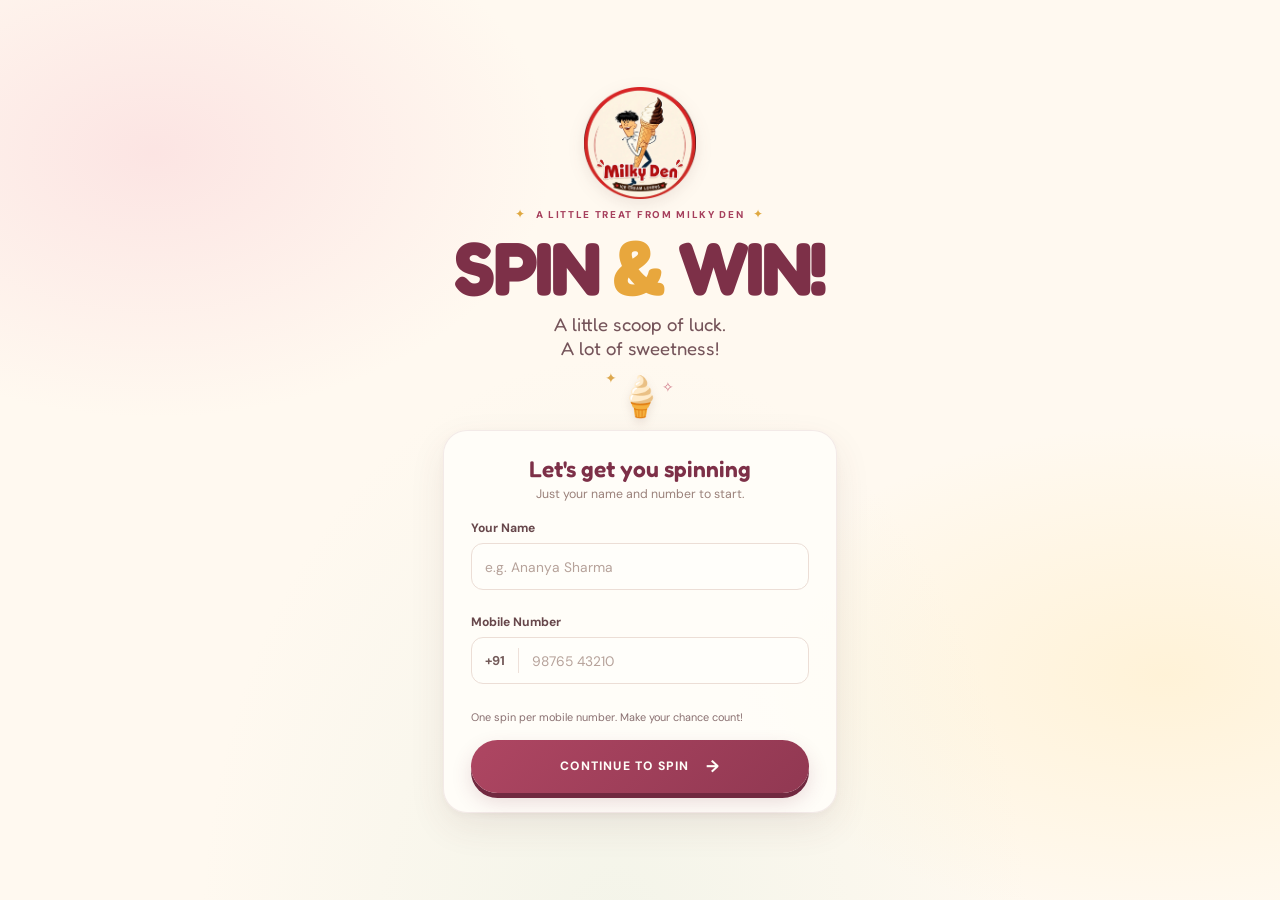
<file: index.html>
<!doctype html>
<html lang="en">
  <head>
    <meta charset="UTF-8">
    <meta name="viewport" content="width=device-width, initial-scale=1">
    <meta name="theme-color" content="#fff9f0">
    <meta name="description" content="Spin the wheel and win exciting treats and discounts at Milky Den!">
    <link rel="canonical" href="https://devbhati908-cloud.github.io/milkydenspiningwheel/">
    <meta property="og:type" content="website">
    <meta property="og:title" content="Milky Den Spin &amp; Win">
    <meta property="og:description" content="Spin the wheel and win exciting treats and discounts at Milky Den!">
    <meta property="og:url" content="https://devbhati908-cloud.github.io/milkydenspiningwheel/">
    <meta property="og:image" content="https://devbhati908-cloud.github.io/milkydenspiningwheel/assets/logo.png">
    <meta property="og:image:alt" content="Milky Den">
    <meta name="twitter:card" content="summary_large_image">
    <meta name="twitter:title" content="Milky Den Spin &amp; Win">
    <meta name="twitter:description" content="Spin the wheel and win exciting treats and discounts at Milky Den!">
    <meta name="twitter:image" content="https://devbhati908-cloud.github.io/milkydenspiningwheel/assets/logo.png">
    <meta name="twitter:image:alt" content="Milky Den">
    <title>Milky Den Spin &amp; Win</title>
    <link rel="preconnect" href="https://fonts.googleapis.com">
    <link rel="preconnect" href="https://fonts.gstatic.com" crossorigin>
    <link
      href="https://fonts.googleapis.com/css2?family=DM+Sans:wght@400;500;600;700;800&family=Fredoka:wght@400;500;600;700&display=swap"
      rel="stylesheet"
    >
    <link rel="stylesheet" href="style.css?v=7">
    <script src="./assets/supabase-config.js"></script>
    <script src="script.js?v=7" defer></script>
  </head>
  <body>
    <main class="app-shell">
      <section class="screen registration-screen is-active" id="registrationScreen" aria-labelledby="registrationTitle">
        <img class="brand-logo registration-logo" src="./assets/logo.png" alt="Milky Den">
        <div class="registration-content">
          <div class="intro">
            <p class="eyebrow"><span aria-hidden="true">✦</span> A LITTLE TREAT FROM MILKY DEN <span aria-hidden="true">✦</span></p>
            <h1 id="registrationTitle">SPIN <span>&amp;</span> WIN!</h1>
            <p class="tagline">A little scoop of luck.<br>A lot of sweetness!</p>
            <div class="scoop-illustration" aria-hidden="true">
              <span class="scoop-sparkle sparkle-left">✦</span>
              <span class="scoop-emoji">🍦</span>
              <span class="scoop-sparkle sparkle-right">✧</span>
            </div>
          </div>

          <form class="registration-card" id="registrationForm" novalidate>
            <div class="card-heading">
              <h2>Let's get you spinning</h2>
              <p>Just your name and number to start.</p>
            </div>

            <label for="customerName">Your Name</label>
            <input
              id="customerName"
              name="name"
              type="text"
              autocomplete="name"
              placeholder="e.g. Ananya Sharma"
              maxlength="60"
              required
              aria-describedby="nameError"
            >
            <p class="field-error" id="nameError"></p>

            <label for="customerPhone">Mobile Number</label>
            <div class="phone-input">
              <span class="country-code" aria-hidden="true">+91</span>
              <input
                id="customerPhone"
                name="phone"
                type="tel"
                inputmode="tel"
                autocomplete="tel"
                placeholder="98765 43210"
                maxlength="18"
                required
                aria-describedby="phoneError"
              >
            </div>
            <p class="field-error" id="phoneError"></p>
            <p class="phone-privacy-note">
              One spin per mobile number. Make your chance count!
            </p>
            <p class="field-error storage-error" id="storageError" role="alert" hidden></p>

            <button class="primary-button continue-button" type="submit">
              <span>CONTINUE TO SPIN</span><span class="button-arrow" aria-hidden="true">→</span>
            </button>
          </form>
        </div>
      </section>

      <section class="screen wheel-screen" id="wheelScreen" aria-labelledby="wheelTitle" aria-hidden="true" hidden>
        <img class="brand-logo wheel-logo" src="./assets/logo.png" alt="Milky Den">
        <div class="wheel-content">
          <div class="wheel-heading">
            <p class="eyebrow"><span aria-hidden="true">✦</span> YOUR MOMENT, YOUR MAGIC <span aria-hidden="true">✦</span></p>
            <h1 id="wheelTitle">YOUR SWEET CHANCE!</h1>
            <p>Spin and discover your surprise.</p>
          </div>

          <div class="wheel-stage">
            <span class="wheel-star wheel-star-one" aria-hidden="true">✦</span>
            <span class="wheel-star wheel-star-two" aria-hidden="true">✧</span>
            <span class="wheel-star wheel-star-three" aria-hidden="true">✳</span>
            <div class="wheel-frame" id="wheelFrame">
              <div class="wheel-disc" id="wheelDisc">
                <canvas
                  class="prize-wheel"
                  id="prizeWheel"
                  role="img"
                  aria-label="Prize wheel, clockwise from the top: Free Softy, 10 percent off, Better Luck Next Time, 20 percent off, Free Topping, 10 percent off, Better Luck Next Time, 20 percent off."
                ></canvas>
                <div class="wheel-center" aria-hidden="true">
                  <img class="hub-logo" src="./assets/logo.png" alt="">
                </div>
              </div>
              <div class="pointer" aria-hidden="true"></div>
            </div>
          </div>

          <button class="primary-button spin-button" id="spinButton" type="button" disabled>
            <span class="button-label">SPIN NOW</span><span class="button-arrow" aria-hidden="true">🍦</span>
          </button>
          <p class="spin-note" id="spinNote" role="status" aria-live="polite"></p>
        </div>
      </section>

      <section class="screen result-screen" id="resultScreen" aria-labelledby="completionTitle" aria-hidden="true" hidden>
        <img class="brand-logo result-logo" src="./assets/logo.png" alt="Milky Den">
        <div class="saved-result-card">
          <div class="result-decoration" aria-hidden="true">✦</div>
          <span class="result-scoop" aria-hidden="true">🍦</span>
          <p class="result-kicker">🎉 CONGRATULATIONS! 🎉</p>
          <h1 id="completionTitle">YOU'RE A WINNER!</h1>
          <p class="saved-prize-label">Your sweet prize</p>
          <p class="saved-prize" id="savedPrize" role="status" aria-live="polite"></p>
          <p class="result-message" id="resultMessage"></p>
          <p class="result-thanks">Thank you for playing! 🍦</p>
          <p class="redemption-note" id="redemptionNote"></p>
        </div>
      </section>
    </main>
  </body>
</html>
</file>
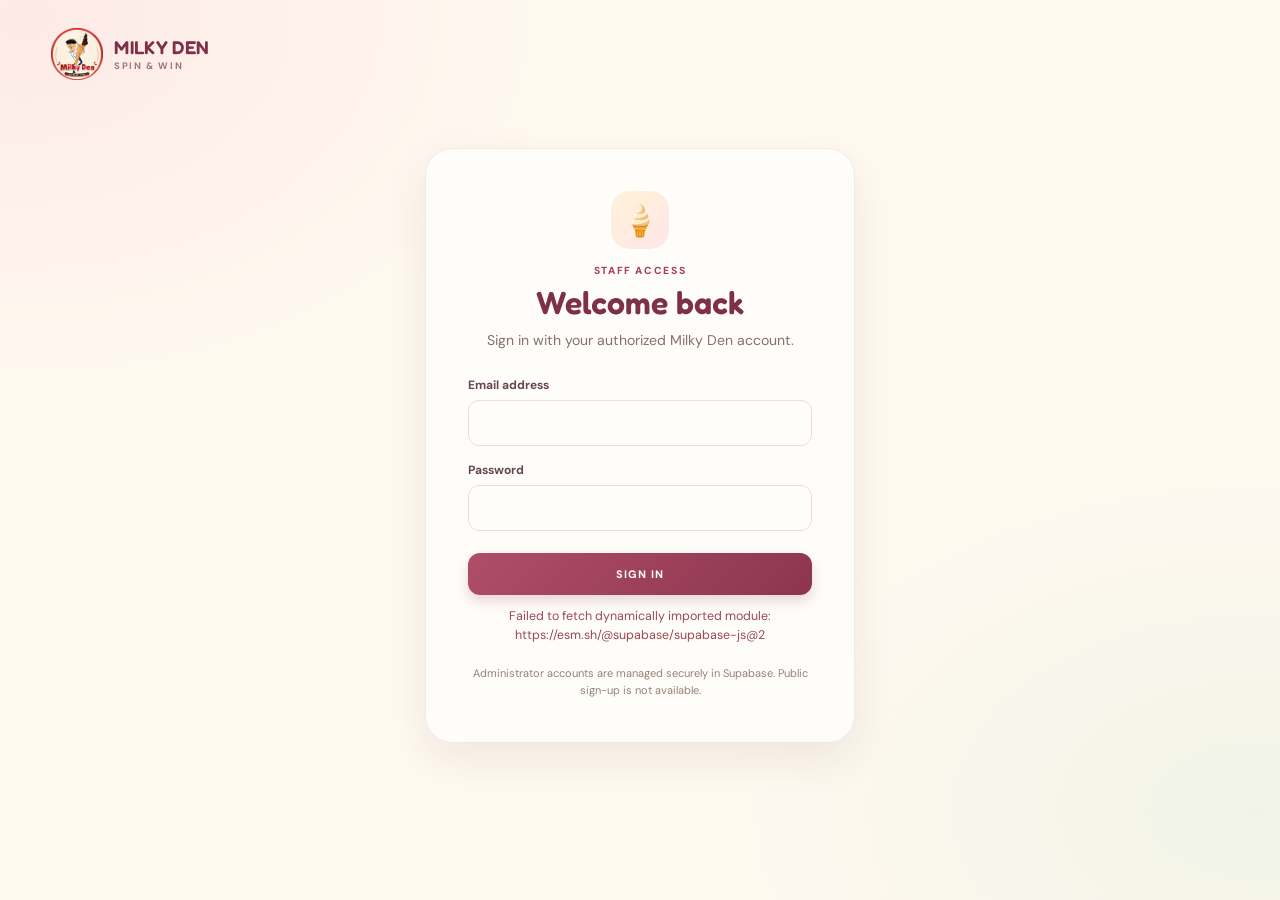
<file: admin/index.html>
<!doctype html>
<html lang="en">
  <head>
    <meta charset="UTF-8">
    <meta name="viewport" content="width=device-width, initial-scale=1">
    <meta name="theme-color" content="#fff9f0">
    <meta name="robots" content="noindex, nofollow">
    <title>Milky Den | Admin</title>
    <link rel="preconnect" href="https://fonts.googleapis.com">
    <link rel="preconnect" href="https://fonts.gstatic.com" crossorigin>
    <link
      href="https://fonts.googleapis.com/css2?family=DM+Sans:wght@400;500;600;700;800&family=Fredoka:wght@400;500;600;700&display=swap"
      rel="stylesheet"
    >
    <link rel="stylesheet" href="./admin.css">
    <script src="../assets/supabase-config.js"></script>
    <script type="module" src="./admin.js"></script>
  </head>
  <body>
    <main class="admin-shell">
      <section class="login-panel" id="loginPanel" aria-labelledby="loginTitle">
        <a class="brand-lockup" href="../" aria-label="Milky Den customer website">
          <img src="../assets/logo.png" alt="Milky Den">
          <span>MILKY DEN <small>SPIN &amp; WIN</small></span>
        </a>
        <div class="login-card">
          <span class="login-scoop" aria-hidden="true">🍦</span>
          <p class="eyebrow">STAFF ACCESS</p>
          <h1 id="loginTitle">Welcome back</h1>
          <p class="login-copy">Sign in with your authorized Milky Den account.</p>
          <form id="loginForm">
            <label for="adminEmail">Email address</label>
            <input id="adminEmail" name="email" type="email" autocomplete="username" required>
            <label for="adminPassword">Password</label>
            <input id="adminPassword" name="password" type="password" autocomplete="current-password" required>
            <button class="button button-primary" id="loginButton" type="submit">SIGN IN</button>
          </form>
          <p class="notice" id="loginNotice" role="status" aria-live="polite"></p>
          <p class="login-footnote">Administrator accounts are managed securely in Supabase. Public sign-up is not available.</p>
        </div>
      </section>

      <section class="dashboard" id="dashboard" hidden aria-labelledby="dashboardTitle">
        <header class="topbar">
          <a class="brand-lockup" href="../" aria-label="Milky Den customer website">
            <img src="../assets/logo.png" alt="Milky Den">
            <span>MILKY DEN <small>SPIN &amp; WIN ADMIN</small></span>
          </a>
          <div class="account-actions">
            <span class="account-email" id="accountEmail"></span>
            <button class="button button-quiet" id="signOutButton" type="button">SIGN OUT</button>
          </div>
        </header>

        <div class="dashboard-content">
          <div class="page-heading">
            <div>
              <p class="eyebrow">CAMPAIGN OVERVIEW</p>
              <h1 id="dashboardTitle">Good day, Milky Den</h1>
              <p>Customer spins and prize redemptions, all in one place.</p>
            </div>
            <span class="secure-badge"><span aria-hidden="true">●</span> SECURE ADMIN VIEW</span>
          </div>

          <p class="notice dashboard-notice" id="dashboardNotice" role="status" aria-live="polite"></p>

          <section class="summary-grid" aria-label="Campaign summary">
            <article class="summary-card"><span>Total Customers</span><strong id="totalCustomers">—</strong><small>Registered customers</small></article>
            <article class="summary-card"><span>Total Spins</span><strong id="totalSpins">—</strong><small>Campaign entries</small></article>
            <article class="summary-card summary-pink"><span>Free Softy Winners</span><strong id="freeSoftyWinners">—</strong><small>Prize awarded</small></article>
            <article class="summary-card summary-mint"><span>Free Topping Winners</span><strong id="freeToppingWinners">—</strong><small>Prize awarded</small></article>
            <article class="summary-card summary-lavender"><span>20% OFF Winners</span><strong id="twentyOffWinners">—</strong><small>₹500 minimum purchase</small></article>
            <article class="summary-card summary-yellow"><span>10% OFF Winners</span><strong id="tenOffWinners">—</strong><small>Prize awarded</small></article>
            <article class="summary-card summary-peach"><span>Pending Redemptions</span><strong id="pendingRedemptions">—</strong><small>Awaiting shop visit</small></article>
            <article class="summary-card summary-berry"><span>Completed Redemptions</span><strong id="completedRedemptions">—</strong><small>Marked redeemed</small></article>
          </section>

          <section class="customer-panel" aria-labelledby="customersTitle">
            <div class="panel-heading">
              <div>
                <p class="eyebrow">CUSTOMER RECORDS</p>
                <h2 id="customersTitle">Spin activity</h2>
              </div>
              <p class="record-count" id="recordCount"></p>
            </div>

            <form class="filters" id="filterForm">
              <label class="search-field" for="searchInput">
                <span>Search name or mobile</span>
                <input id="searchInput" type="search" placeholder="e.g. Ananya or 98765…" autocomplete="off">
              </label>
              <label for="prizeFilter">
                <span>Prize</span>
                <select id="prizeFilter">
                  <option value="">All prizes</option>
                  <option value="FREE SOFTY">FREE SOFTY</option>
                  <option value="10% OFF">10% OFF</option>
                  <option value="20% OFF">20% OFF</option>
                  <option value="FREE TOPPING">FREE TOPPING</option>
                  <option value="BETTER LUCK NEXT TIME">BETTER LUCK NEXT TIME</option>
                </select>
              </label>
              <label for="statusFilter">
                <span>Redemption status</span>
                <select id="statusFilter">
                  <option value="">All statuses</option>
                  <option value="pending">Pending</option>
                  <option value="redeemed">Redeemed</option>
                </select>
              </label>
              <button class="button button-filter" type="submit">SEARCH</button>
            </form>

            <div class="table-wrap">
              <table>
                <thead>
                  <tr>
                    <th scope="col">Customer Name</th>
                    <th scope="col">Mobile Number</th>
                    <th scope="col">Prize Won</th>
                    <th scope="col">Spin Date</th>
                    <th scope="col">Redemption Status</th>
                    <th scope="col"><span class="visually-hidden">Customer details</span></th>
                  </tr>
                </thead>
                <tbody id="customerRows"></tbody>
              </table>
              <div class="empty-state" id="emptyState" hidden>
                <span aria-hidden="true">🍨</span>
                <strong id="emptyTitle">No customer records yet</strong>
                <p id="emptyCopy">Records will appear here when the connected campaign has customer spins.</p>
              </div>
            </div>

            <div class="pagination">
              <span id="pageLabel">Page 1</span>
              <div>
                <button class="button button-quiet" id="previousPage" type="button" disabled>PREVIOUS</button>
                <button class="button button-quiet" id="nextPage" type="button" disabled>NEXT</button>
              </div>
            </div>
          </section>
          <p class="dashboard-footer">Customer records and redemption actions are served from Supabase. Browser localStorage records are not included.</p>
        </div>
      </section>
    </main>

    <dialog class="detail-dialog" id="detailDialog" aria-labelledby="detailTitle">
      <form method="dialog" class="dialog-close-form"><button class="dialog-close" aria-label="Close details">×</button></form>
      <p class="eyebrow">CUSTOMER RECORD</p>
      <h2 id="detailTitle">Prize details</h2>
      <dl class="detail-list">
        <div><dt>Full name</dt><dd id="detailName"></dd></div>
        <div><dt>Mobile number</dt><dd id="detailPhone"></dd></div>
        <div><dt>Prize won</dt><dd id="detailPrize"></dd></div>
        <div><dt>Spin date and time</dt><dd id="detailSpinDate"></dd></div>
        <div><dt>Redemption status</dt><dd id="detailStatus"></dd></div>
        <div><dt>Redemption date and time</dt><dd id="detailRedeemedAt"></dd></div>
        <div><dt>Redeemed by</dt><dd id="detailRedeemedBy"></dd></div>
        <div id="purchaseDetailRow" hidden><dt>Purchase total</dt><dd id="detailPurchaseTotal"></dd></div>
      </dl>
      <p class="prize-condition" id="detailCondition" hidden>Valid only on purchases of ₹500 or more.</p>
      <button class="button button-primary" id="openRedeemButton" type="button">MARK AS REDEEMED</button>
      <p class="notice dialog-notice" id="detailNotice" role="status" aria-live="polite"></p>
    </dialog>

    <dialog class="detail-dialog redeem-dialog" id="redeemDialog" aria-labelledby="redeemTitle">
      <form method="dialog" class="dialog-close-form"><button class="dialog-close" aria-label="Close confirmation">×</button></form>
      <p class="eyebrow">CONFIRM REDEMPTION</p>
      <h2 id="redeemTitle">Mark this prize as redeemed?</h2>
      <p class="confirm-prize" id="confirmPrize"></p>
      <p class="prize-condition" id="redeemCondition" hidden>Valid only on purchases of ₹500 or more.</p>
      <label id="purchaseAmountField" for="purchaseAmount" hidden>Purchase total (₹)
        <input id="purchaseAmount" type="number" min="500" step="0.01" inputmode="decimal" placeholder="500.00">
      </label>
      <p class="confirm-copy">This action is saved to the campaign database and cannot be reversed here.</p>
      <div class="dialog-actions">
        <button class="button button-quiet" id="cancelRedeemButton" type="button">CANCEL</button>
        <button class="button button-primary" id="confirmRedeemButton" type="button">CONFIRM REDEMPTION</button>
      </div>
      <p class="notice dialog-notice" id="redeemNotice" role="status" aria-live="polite"></p>
    </dialog>
  </body>
</html>
</file>
<file: style.css>
:root {
  color-scheme: light;
  font-family: "DM Sans", sans-serif;
  color: #54363b;
  background: #fff9f0;
  font-synthesis: none;
  text-rendering: optimizeLegibility;
  -webkit-font-smoothing: antialiased;
  -moz-osx-font-smoothing: grayscale;
  --berry: #a63f5c;
  --berry-deep: #7d3048;
  --cream: #fff9f0;
  --pink: #f5b5c5;
  --yellow: #ffdc86;
  --mint: #c5e1cd;
  --lavender: #e8d9ef;
  --peach: #f7c4a4;
  --rim-inset: 10px;
  --pointer-height: 26px;
}

* {
  box-sizing: border-box;
}

html,
body {
  min-width: 320px;
  min-height: 100%;
  margin: 0;
}

body {
  min-height: 100vh;
  min-height: 100svh;
  overflow-x: hidden;
  background:
    radial-gradient(ellipse at 12% 17%, rgba(245, 181, 197, 0.3), transparent 25rem),
    radial-gradient(ellipse at 91% 75%, rgba(255, 220, 134, 0.23), transparent 27rem),
    radial-gradient(ellipse at 48% 105%, rgba(197, 225, 205, 0.2), transparent 26rem),
    var(--cream);
}

button,
input {
  font: inherit;
}

button,
input {
  -webkit-tap-highlight-color: transparent;
}

.app-shell {
  position: relative;
  display: grid;
  width: 100%;
  min-height: 100vh;
  min-height: 100svh;
  place-items: center;
  padding: 24px;
}

.screen {
  display: flex;
  width: min(100%, 520px);
  min-height: calc(100vh - 48px);
  min-height: calc(100svh - 48px);
  flex-direction: column;
  align-items: center;
  justify-content: center;
  text-align: center;
}

.screen[hidden] {
  display: none;
}

.screen.is-active {
  animation: screen-enter 480ms cubic-bezier(0.2, 0.75, 0.25, 1) both;
}

.screen.is-leaving {
  animation: screen-leave 260ms ease both;
  pointer-events: none;
}

.brand-logo {
  display: block;
  width: 100px;
  height: 100px;
  object-fit: contain;
  filter: drop-shadow(0 5px 8px rgba(90, 50, 45, 0.1));
}

.registration-logo {
  width: 112px;
  height: 112px;
  margin-bottom: 5px;
}

.registration-content {
  width: 100%;
}

.intro {
  position: relative;
  padding-top: 2px;
}

.eyebrow {
  margin: 0;
  color: var(--berry);
  font-size: 0.62rem;
  font-weight: 800;
  letter-spacing: 0.17em;
}

.eyebrow span {
  padding: 0 5px;
  color: #dfa840;
  font-size: 0.78rem;
}

h1,
h2,
p {
  overflow-wrap: break-word;
}

h1,
h2 {
  font-family: "Fredoka", sans-serif;
}

.registration-screen h1 {
  margin: 9px 0 0;
  color: var(--berry-deep);
  font-size: clamp(3.35rem, 11vw, 4.7rem);
  font-weight: 700;
  letter-spacing: -0.035em;
  line-height: 0.98;
}

.registration-screen h1 span {
  color: #e8a73d;
}

.tagline {
  margin: 8px 0 0;
  color: #75545a;
  font-family: "Fredoka", sans-serif;
  font-size: 1.16rem;
  font-weight: 400;
  line-height: 1.28;
}

.scoop-illustration {
  position: relative;
  display: grid;
  width: 64px;
  height: 58px;
  place-items: center;
  margin: 7px auto 5px;
}

.scoop-emoji {
  display: block;
  font-size: 2.45rem;
  filter: drop-shadow(0 5px 5px rgba(111, 63, 56, 0.12));
  animation: scoop-bob 2.6s ease-in-out infinite;
}

.scoop-sparkle {
  position: absolute;
  color: #dda84e;
  pointer-events: none;
}

.sparkle-left {
  top: 3px;
  left: -3px;
  font-size: 0.85rem;
}

.sparkle-right {
  top: 11px;
  right: -2px;
  color: #cf7786;
  font-size: 0.9rem;
}

.registration-card {
  width: min(100%, 394px);
  margin: 0 auto;
  padding: 24px 27px 19px;
  border: 1px solid rgba(125, 48, 72, 0.09);
  border-radius: 24px;
  background: rgba(255, 253, 249, 0.91);
  box-shadow: 0 14px 36px rgba(99, 55, 55, 0.09), 0 2px 6px rgba(99, 55, 55, 0.035);
  text-align: left;
}

.card-heading {
  margin-bottom: 18px;
  text-align: center;
}

.card-heading h2 {
  margin: 0;
  color: var(--berry-deep);
  font-size: 1.42rem;
  font-weight: 600;
}

.card-heading p {
  margin: 4px 0 0;
  color: #9a817a;
  font-size: 0.77rem;
}

.registration-card label {
  display: block;
  margin: 0 0 7px;
  color: #67474b;
  font-size: 0.76rem;
  font-weight: 700;
}

.registration-card input {
  width: 100%;
  height: 47px;
  padding: 0 13px;
  border: 1px solid #ecded6;
  border-radius: 12px;
  outline: none;
  background: #fffefa;
  color: #52363c;
  font-size: 0.86rem;
  transition: border-color 150ms ease, box-shadow 150ms ease;
}

.registration-card input::placeholder {
  color: #b6a29a;
}

.registration-card input:focus {
  border-color: #cb8591;
  box-shadow: 0 0 0 3px rgba(203, 133, 145, 0.15);
}

.registration-card input[aria-invalid="true"] {
  border-color: #bd4b56;
}

.registration-card input:read-only {
  background: #fff7f4;
  color: #806b69;
}

.phone-privacy-note {
  margin: 2px 0 12px;
  color: #896f70;
  font-size: 0.68rem;
  line-height: 1.5;
}

.phone-input {
  display: flex;
  height: 47px;
  align-items: center;
  overflow: hidden;
  border: 1px solid #ecded6;
  border-radius: 12px;
  background: #fffefa;
}

.phone-input:focus-within {
  border-color: #cb8591;
  box-shadow: 0 0 0 3px rgba(203, 133, 145, 0.15);
}

.phone-input input {
  height: 45px;
  border: 0;
  border-radius: 0;
  background: transparent;
  box-shadow: none;
}

.phone-input input:focus {
  box-shadow: none;
}

.country-code {
  display: grid;
  height: 25px;
  flex: 0 0 auto;
  place-items: center;
  padding: 0 13px;
  border-right: 1px solid #eee1da;
  color: #735a59;
  font-size: 0.8rem;
  font-weight: 700;
}

.field-error {
  min-height: 0.85em;
  margin: 5px 0 10px;
  color: #b23d4c;
  font-size: 0.67rem;
}

.primary-button {
  display: inline-flex;
  min-height: 53px;
  align-items: center;
  justify-content: center;
  gap: 16px;
  padding: 0 25px;
  border: 0;
  border-radius: 999px;
  background: linear-gradient(135deg, #ae4662, #913852);
  box-shadow: 0 5px 0 #712940, 0 9px 20px rgba(125, 48, 72, 0.17);
  color: #fffdf8;
  cursor: pointer;
  font-size: 0.76rem;
  font-weight: 800;
  letter-spacing: 0.1em;
  text-align: center;
  transition: transform 160ms ease, box-shadow 160ms ease, opacity 160ms ease;
}

.primary-button:hover:not(:disabled) {
  box-shadow: 0 3px 0 #712940, 0 7px 16px rgba(125, 48, 72, 0.17);
  transform: translateY(2px);
}

.primary-button:active:not(:disabled) {
  box-shadow: 0 1px 0 #712940;
  transform: translateY(4px);
}

.primary-button:focus-visible {
  outline: 3px solid #e8ad49;
  outline-offset: 4px;
}

.button-arrow {
  font-size: 1.05rem;
}

.continue-button {
  width: 100%;
  margin-top: 3px;
}

.wheel-screen {
  width: min(100%, 650px);
  padding-top: 12px;
  padding-bottom: 15px;
}

.wheel-logo {
  width: 83px;
  height: 83px;
  margin-bottom: 1px;
}

.wheel-content {
  display: flex;
  width: 100%;
  flex-direction: column;
  align-items: center;
}

.wheel-heading h1 {
  margin: 5px 0 0;
  color: var(--berry-deep);
  font-size: clamp(2.05rem, 6vw, 2.85rem);
  font-weight: 600;
  letter-spacing: -0.02em;
  line-height: 1.1;
}

.wheel-heading > p:last-child {
  margin: 5px 0 0;
  color: #806b69;
  font-size: 0.87rem;
}

.wheel-stage {
  position: relative;
  display: grid;
  width: min(100%, 510px);
  margin-top: 20px;
  place-items: center;
  isolation: isolate;
}

.wheel-stage::before {
  position: absolute;
  z-index: -1;
  width: 97%;
  aspect-ratio: 1;
  border-radius: 50%;
  background: radial-gradient(circle, rgba(255, 255, 255, 0.62), rgba(255, 249, 240, 0) 69%);
  content: "";
}

.wheel-frame {
  position: relative;
  width: min(100%, 490px);
  aspect-ratio: 1;
  border: 3px solid rgba(255, 255, 255, 0.96);
  border-radius: 50%;
  background:
    conic-gradient(from 0deg, #ffbad0, #fffdf8 13%, #c9eff0 26%, #fffdf8 39%, #f5c5d6 52%, #fffdf8 65%, #d8caff 78%, #fffdf8 91%, #ffbad0);
  box-shadow:
    0 16px 34px rgba(130, 77, 111, 0.14),
    0 0 0 5px rgba(255, 255, 255, 0.62),
    inset 0 2px 0 rgba(255, 255, 255, 0.96);
}

.wheel-disc {
  position: absolute;
  inset: var(--rim-inset);
  overflow: hidden;
  border-radius: 50%;
  background: #fffefa;
  box-shadow:
    inset 0 0 0 1px rgba(215, 113, 153, 0.22),
    0 0 0 1px rgba(255, 255, 255, 0.82);
}

.wheel-disc::before {
  position: absolute;
  z-index: 2;
  inset: 1px;
  border: 1px solid rgba(255, 255, 255, 0.32);
  border-radius: 50%;
  content: "";
  pointer-events: none;
}

.wheel-disc::after {
  position: absolute;
  z-index: 2;
  inset: -1px;
  border: 1px solid rgba(131, 90, 163, 0.12);
  border-radius: 50%;
  content: "";
  pointer-events: none;
}

.prize-wheel {
  display: block;
  width: 100%;
  height: 100%;
  border-radius: 50%;
  transform: rotate(0deg);
  transform-origin: center;
  will-change: transform;
}

.wheel-center {
  position: absolute;
  z-index: 3;
  top: 50%;
  left: 50%;
  display: grid;
  width: 24%;
  aspect-ratio: 1;
  place-items: center;
  border: 5px solid #fff;
  border-radius: 50%;
  background: #fff;
  box-shadow:
    0 7px 18px rgba(88, 55, 115, 0.2),
    0 0 0 3px #f58aaa,
    inset 0 0 0 1px rgba(205, 91, 135, 0.12);
  transform: translate(-50%, -50%);
}

.hub-logo {
  display: block;
  width: 88%;
  height: 88%;
  border-radius: 50%;
  object-fit: contain;
}

.pointer {
  position: absolute;
  z-index: 5;
  top: calc(var(--rim-inset) - var(--pointer-height));
  left: 50%;
  width: 46px;
  height: var(--pointer-height);
  border: 2px solid #fff;
  border-radius: 7px 7px 3px 3px;
  background: #fff;
  clip-path: polygon(0 0, 100% 0, 50% 100%);
  filter: drop-shadow(0 3px 4px rgba(126, 54, 94, 0.2));
  transform: translateX(-50%);
}

.pointer::after {
  position: absolute;
  inset: 3px 4px 5px;
  border-radius: 4px 4px 2px 2px;
  background: linear-gradient(180deg, #ff8dac, #ef4f83);
  clip-path: polygon(0 0, 100% 0, 50% 100%);
  content: "";
}

.wheel-star {
  position: absolute;
  z-index: 2;
  color: #d7a24a;
  filter: drop-shadow(0 2px 3px rgba(112, 67, 55, 0.12));
  pointer-events: none;
  animation: twinkle 2.8s ease-in-out infinite;
}

.wheel-star-one {
  top: 10%;
  right: 2%;
  color: #ee76a0;
  font-size: 1.55rem;
}

.wheel-star-two {
  bottom: 12%;
  left: 0;
  color: #8d75d6;
  font-size: 1.45rem;
  animation-delay: 0.65s;
}

.wheel-star-three {
  top: 35%;
  left: 1%;
  color: #55bfa4;
  font-size: 1rem;
  animation-delay: 1.1s;
}

.spin-button {
  min-width: 224px;
  min-height: 58px;
  margin-top: 21px;
  border-radius: 999px;
  background: linear-gradient(135deg, #ff82a4, #ec4f81);
  box-shadow: 0 5px 0 #cf3e6e, 0 10px 20px rgba(219, 65, 117, 0.22);
  font-size: 0.88rem;
  letter-spacing: 0.08em;
}

.spin-button:hover:not(:disabled) {
  box-shadow: 0 3px 0 #cf3e6e, 0 7px 16px rgba(219, 65, 117, 0.2);
}

.spin-button:active:not(:disabled) {
  box-shadow: 0 1px 0 #cf3e6e;
}

.spin-button:disabled {
  cursor: wait;
  opacity: 0.72;
}

.spin-button:disabled .button-arrow {
  animation: spin-icon 1.3s linear infinite;
}

.spin-note {
  min-height: 1.2em;
  margin: 13px 0 0;
  color: #896f70;
  font-size: 0.75rem;
}

.storage-error[hidden] {
  display: none;
}

.result-screen {
  width: min(100%, 590px);
  gap: 10px;
}

.result-logo {
  width: 94px;
  height: 94px;
}

.saved-result-card {
  position: relative;
  width: 100%;
  overflow: hidden;
  padding: 36px clamp(22px, 6vw, 48px) 32px;
  border: 1px solid rgba(166, 63, 92, 0.14);
  border-radius: 30px;
  background:
    radial-gradient(ellipse at 0% 0%, rgba(245, 181, 197, 0.34), transparent 48%),
    radial-gradient(ellipse at 100% 100%, rgba(255, 220, 134, 0.28), transparent 44%),
    rgba(255, 253, 249, 0.97);
  box-shadow: 0 20px 50px rgba(99, 55, 55, 0.13), 0 4px 12px rgba(166, 63, 92, 0.06);
  animation: result-pop 560ms cubic-bezier(0.2, 0.75, 0.25, 1) both;
}

.result-decoration {
  position: absolute;
  top: 18px;
  right: 24px;
  color: #dda94b;
  font-size: 1.5rem;
  animation: twinkle 2.8s ease-in-out infinite;
}

.result-scoop {
  display: grid;
  width: 66px;
  height: 66px;
  place-items: center;
  margin: 0 auto 16px;
  border: 1px solid rgba(166, 63, 92, 0.1);
  border-radius: 23px;
  background: linear-gradient(145deg, #fff2d6, #ffe6e9);
  box-shadow: 0 7px 17px rgba(111, 63, 56, 0.11);
  font-size: 2.15rem;
  animation: celebrate 1.1s ease-in-out infinite alternate;
}

.saved-result-card .result-kicker {
  margin: 0 0 9px;
  color: #b06473;
  font-size: clamp(0.7rem, 2.2vw, 0.82rem);
  font-weight: 800;
  letter-spacing: 0.12em;
}

.saved-result-card h1 {
  margin: 0;
  color: var(--berry-deep);
  font-family: "Fredoka", sans-serif;
  font-size: clamp(2rem, 7vw, 2.75rem);
  font-weight: 600;
  line-height: 1.08;
}

.saved-prize-label {
  margin: 24px 0 0;
  color: #907773;
  font-size: 0.73rem;
  font-weight: 700;
  letter-spacing: 0.16em;
  text-transform: uppercase;
}

.saved-prize {
  display: table;
  max-width: 100%;
  margin: 10px auto 0;
  padding: 13px clamp(20px, 6vw, 34px);
  border: 1px solid rgba(166, 63, 92, 0.16);
  border-radius: 22px;
  background: linear-gradient(135deg, #fff0c7, #ffe3e8 70%, #f8eaff);
  box-shadow: 0 9px 22px rgba(166, 63, 92, 0.13), inset 0 1px 0 rgba(255, 255, 255, 0.9);
  color: var(--berry-deep);
  font-family: "Fredoka", sans-serif;
  font-size: clamp(1.75rem, 7vw, 2.35rem);
  font-weight: 700;
  line-height: 1.15;
  overflow-wrap: anywhere;
}

.saved-result-card .result-message {
  max-width: 410px;
  margin: 20px auto 0;
  color: #78545a;
  font-size: clamp(0.88rem, 2.5vw, 0.98rem);
  line-height: 1.7;
}

.saved-result-card .result-thanks {
  margin: 13px 0 0;
  color: var(--berry);
  font-family: "Fredoka", sans-serif;
  font-size: 1.05rem;
  font-weight: 500;
}

.saved-result-card .redemption-note {
  margin-top: 17px;
  padding: 12px 14px;
  border: 1px solid rgba(125, 48, 72, 0.08);
  border-radius: 14px;
  background: rgba(255, 241, 210, 0.5);
  color: #795b50;
  font-size: 0.75rem;
  line-height: 1.6;
}

@keyframes screen-enter {
  from {
    opacity: 0;
    transform: translateY(14px) scale(0.99);
  }
  to {
    opacity: 1;
    transform: translateY(0) scale(1);
  }
}

@keyframes screen-leave {
  to {
    opacity: 0;
    transform: translateY(-10px) scale(0.99);
  }
}

@keyframes scoop-bob {
  0%, 100% {
    transform: translateY(0) rotate(-4deg);
  }
  50% {
    transform: translateY(-4px) rotate(4deg);
  }
}

@keyframes twinkle {
  0%, 100% {
    opacity: 0.65;
    transform: scale(0.9) rotate(-8deg);
  }
  50% {
    opacity: 1;
    transform: scale(1.08) rotate(8deg);
  }
}

@keyframes spin-icon {
  to {
    transform: rotate(360deg);
  }
}

@keyframes result-pop {
  from {
    opacity: 0.5;
    transform: translateY(12px) scale(0.985);
  }
  to {
    opacity: 1;
    transform: translateY(0) scale(1);
  }
}

@keyframes celebrate {
  from {
    transform: rotate(-5deg) scale(0.98);
  }
  to {
    transform: rotate(5deg) scale(1.04);
  }
}

@media (min-width: 900px) {
  .screen {
    width: min(100%, 680px);
  }

  .registration-screen {
    min-height: min(900px, calc(100svh - 48px));
  }

  .wheel-screen {
    width: min(100%, 680px);
  }
}

@media (max-width: 540px) {
  .app-shell {
    padding: 16px;
  }

  .screen {
    min-height: calc(100vh - 32px);
    min-height: calc(100svh - 32px);
  }

  .registration-logo {
    width: 94px;
    height: 94px;
    margin-bottom: 2px;
  }

  .eyebrow {
    font-size: 0.55rem;
    letter-spacing: 0.13em;
  }

  .registration-screen h1 {
    font-size: clamp(3.15rem, 14vw, 4.15rem);
  }

  .tagline {
    font-size: 1.04rem;
  }

  .scoop-illustration {
    height: 49px;
    margin: 4px auto;
  }

  .registration-card {
    padding: 20px 19px 16px;
    border-radius: 21px;
  }

  .card-heading {
    margin-bottom: 15px;
  }

  .card-heading h2 {
    font-size: 1.28rem;
  }

  .registration-card input,
  .phone-input {
    height: 45px;
  }

  .phone-input input {
    height: 43px;
  }

  .field-error {
    margin-bottom: 7px;
  }

  .primary-button {
    min-height: 49px;
  }

  .continue-button {
    margin-top: 1px;
  }

  .result-screen {
    gap: 5px;
  }

  .result-logo {
    width: 75px;
    height: 75px;
  }

  .saved-result-card {
    padding: 28px 19px 24px;
    border-radius: 23px;
  }

  .result-scoop {
    width: 56px;
    height: 56px;
    margin-bottom: 13px;
    border-radius: 18px;
    font-size: 1.85rem;
  }

  .saved-result-card .result-kicker {
    font-size: 0.65rem;
    letter-spacing: 0.08em;
  }

  .saved-result-card h1 {
    font-size: clamp(1.85rem, 8vw, 2.25rem);
  }

  .saved-prize-label {
    margin-top: 19px;
    font-size: 0.68rem;
  }

  .saved-prize {
    margin-top: 8px;
    padding: 11px 18px;
    font-size: clamp(1.65rem, 8vw, 2rem);
  }

  .saved-result-card .result-message {
    margin-top: 16px;
    font-size: 0.84rem;
  }

  .saved-result-card .result-thanks {
    margin-top: 10px;
    font-size: 0.98rem;
  }

  .saved-result-card .redemption-note {
    margin-top: 12px;
    padding: 10px 11px;
    font-size: 0.71rem;
  }

  .wheel-screen {
    width: 100%;
    padding-top: 4px;
    padding-bottom: 4px;
  }

  .wheel-logo {
    width: 66px;
    height: 66px;
  }

  .wheel-heading h1 {
    font-size: clamp(1.75rem, 7vw, 2.35rem);
  }

  .wheel-heading > p:last-child {
    font-size: 0.78rem;
  }

  .wheel-stage {
    width: min(100%, 470px);
    margin-top: 17px;
  }

  .wheel-frame {
    width: min(100%, calc(100vw - 42px));
  }

  .wheel-disc {
    inset: 10px;
  }

  .pointer {
    --rim-inset: 10px;
    --pointer-height: 24px;
    width: 42px;
  }

  .wheel-star-one {
    right: -1%;
    font-size: 1.2rem;
  }

  .wheel-star-two {
    bottom: 9%;
    left: -1%;
    font-size: 1.2rem;
  }

  .wheel-star-three {
    left: 0;
    font-size: 0.85rem;
  }

  .spin-button {
    min-width: 190px;
    min-height: 51px;
    margin-top: 17px;
  }

  .spin-note {
    margin-top: 10px;
  }

}

@media (max-height: 720px) and (min-width: 541px) {
  .app-shell {
    padding-top: 12px;
    padding-bottom: 12px;
  }

  .registration-logo {
    width: 78px;
    height: 78px;
  }

  .registration-card {
    padding-top: 18px;
    padding-bottom: 14px;
  }

  .wheel-logo {
    width: 64px;
    height: 64px;
  }

  .wheel-stage {
    width: min(74vh, 440px);
    margin-top: 10px;
  }

  .spin-button {
    margin-top: 12px;
  }

  .spin-note {
    margin-top: 8px;
  }

}

@media (prefers-reduced-motion: reduce) {
  *,
  *::before,
  *::after {
    scroll-behavior: auto !important;
    animation-duration: 0.01ms !important;
    animation-iteration-count: 1 !important;
    transition-duration: 0.01ms !important;
  }
}
</file>
<file: admin/admin.css>
:root {
  color-scheme: light;
  font-family: "DM Sans", sans-serif;
  color: #54363b;
  background: #fff9f0;
  font-synthesis: none;
  text-rendering: optimizeLegibility;
  -webkit-font-smoothing: antialiased;
  --berry: #a63f5c;
  --berry-deep: #7d3048;
  --cream: #fff9f0;
  --muted: #866f6b;
  --line: #eee2d8;
  --shadow: 0 16px 42px rgba(99, 55, 55, 0.09);
}

* { box-sizing: border-box; }

body {
  min-width: 320px;
  min-height: 100vh;
  margin: 0;
  background:
    radial-gradient(ellipse at 2% 2%, rgba(245, 181, 197, 0.22), transparent 34rem),
    radial-gradient(ellipse at 98% 90%, rgba(197, 225, 205, 0.24), transparent 34rem),
    var(--cream);
}

button,
input,
select { font: inherit; }

button { -webkit-tap-highlight-color: transparent; }

[hidden] { display: none !important; }

.admin-shell { width: min(100%, 1440px); margin: 0 auto; padding: 28px clamp(16px, 4vw, 54px) 36px; }

.brand-lockup {
  display: inline-flex;
  align-items: center;
  gap: 11px;
  color: var(--berry-deep);
  font-family: "Fredoka", sans-serif;
  font-size: 1.16rem;
  font-weight: 600;
  letter-spacing: 0.02em;
  text-decoration: none;
}

.brand-lockup img { width: 52px; height: 52px; object-fit: contain; }
.brand-lockup small { display: block; margin-top: 2px; color: #9c7776; font: 700 0.59rem "DM Sans", sans-serif; letter-spacing: 0.17em; }

.login-panel { min-height: calc(100vh - 64px); }

.login-card {
  width: min(100%, 430px);
  margin: clamp(35px, 7vh, 80px) auto 0;
  padding: clamp(26px, 6vw, 42px);
  border: 1px solid rgba(125, 48, 72, 0.1);
  border-radius: 27px;
  background: rgba(255, 253, 249, 0.95);
  box-shadow: var(--shadow);
  text-align: center;
}

.login-scoop { display: grid; width: 58px; height: 58px; place-items: center; margin: 0 auto 15px; border-radius: 19px; background: linear-gradient(145deg, #fff2d6, #ffe6e9); font-size: 1.9rem; }
.eyebrow { margin: 0; color: var(--berry); font-size: 0.64rem; font-weight: 800; letter-spacing: 0.16em; }
.login-card h1,
.page-heading h1,
.panel-heading h2,
.detail-dialog h2 { margin: 6px 0 0; color: var(--berry-deep); font-family: "Fredoka", sans-serif; font-weight: 600; }
.login-card h1 { font-size: 2rem; }
.login-copy { margin: 8px 0 26px; color: var(--muted); font-size: 0.88rem; line-height: 1.5; }

.login-card form { text-align: left; }
.login-card label,
.filters label,
.redeem-dialog label { display: block; color: #67474b; font-size: 0.75rem; font-weight: 700; }
.login-card input,
.filters input,
.filters select,
.redeem-dialog input {
  width: 100%;
  min-height: 46px;
  margin: 7px 0 16px;
  padding: 0 13px;
  border: 1px solid #ecded6;
  border-radius: 11px;
  outline: 0;
  background: #fffefa;
  color: #52363c;
  font-size: 0.87rem;
}

.login-card input:focus,
.filters input:focus,
.filters select:focus,
.redeem-dialog input:focus { border-color: #cb8591; box-shadow: 0 0 0 3px rgba(203, 133, 145, 0.15); }

.button {
  display: inline-flex;
  min-height: 42px;
  align-items: center;
  justify-content: center;
  padding: 0 17px;
  border: 0;
  border-radius: 12px;
  cursor: pointer;
  font-size: 0.68rem;
  font-weight: 800;
  letter-spacing: 0.08em;
  transition: transform 150ms ease, box-shadow 150ms ease, background 150ms ease;
}

.button:hover:not(:disabled) { transform: translateY(-1px); }
.button:disabled { cursor: wait; opacity: 0.6; }
.button-primary { width: 100%; margin-top: 6px; background: linear-gradient(135deg, #b04e68, #8c354f); box-shadow: 0 6px 13px rgba(125, 48, 72, 0.19); color: #fffaf7; }
.button-quiet { border: 1px solid #eadbd2; background: #fffdfa; color: #79565a; }
.button-filter { align-self: end; margin-bottom: 16px; background: #f5e6d1; color: #77543b; }
.login-footnote { margin: 20px 0 0; color: #967f79; font-size: 0.69rem; line-height: 1.6; }
.notice { min-height: 1.3em; margin: 12px 0 0; color: #9a4956; font-size: 0.78rem; line-height: 1.5; }
.notice:empty { display: none; }
.notice-success { color: #4f7c57; }

.topbar { display: flex; min-height: 66px; align-items: center; justify-content: space-between; gap: 14px; padding-bottom: 18px; border-bottom: 1px solid rgba(126, 91, 78, 0.12); }
.account-actions { display: flex; align-items: center; gap: 15px; }
.account-email { max-width: 260px; overflow: hidden; color: #806b69; font-size: 0.79rem; text-overflow: ellipsis; white-space: nowrap; }
.dashboard-content { padding-top: 30px; }
.page-heading { display: flex; align-items: end; justify-content: space-between; gap: 18px; margin-bottom: 24px; }
.page-heading h1 { font-size: clamp(1.7rem, 3vw, 2.25rem); }
.page-heading > div > p:last-child { margin: 7px 0 0; color: var(--muted); font-size: 0.86rem; }
.secure-badge { flex: 0 0 auto; padding: 9px 12px; border: 1px solid rgba(102, 143, 111, 0.2); border-radius: 999px; background: rgba(216, 238, 219, 0.45); color: #547b5b; font-size: 0.6rem; font-weight: 800; letter-spacing: 0.08em; }
.secure-badge span { padding-right: 5px; color: #70a579; font-size: 0.56rem; }
.dashboard-notice { margin: -13px 0 17px; }

.summary-grid { display: grid; grid-template-columns: repeat(4, minmax(0, 1fr)); gap: 13px; }
.summary-card { min-height: 122px; padding: 18px 19px; border: 1px solid rgba(122, 82, 70, 0.08); border-radius: 18px; background: rgba(255, 253, 249, 0.91); box-shadow: 0 5px 16px rgba(98, 58, 52, 0.045); }
.summary-card > span { display: block; color: #806b69; font-size: 0.72rem; font-weight: 700; }
.summary-card strong { display: block; margin-top: 8px; color: var(--berry-deep); font-family: "Fredoka", sans-serif; font-size: 1.95rem; font-weight: 600; line-height: 1; }
.summary-card small { display: block; margin-top: 8px; color: #9c8580; font-size: 0.64rem; }
.summary-pink { background: linear-gradient(140deg, #fffdf9, #fff0f2); }
.summary-mint { background: linear-gradient(140deg, #fffdf9, #edf7ee); }
.summary-lavender { background: linear-gradient(140deg, #fffdf9, #f3edfa); }
.summary-yellow { background: linear-gradient(140deg, #fffdf9, #fff7df); }
.summary-peach { background: linear-gradient(140deg, #fffdf9, #fff0e7); }
.summary-berry { background: linear-gradient(140deg, #fffdf9, #f8edf0); }

.customer-panel { margin-top: 28px; overflow: hidden; border: 1px solid rgba(125, 48, 72, 0.09); border-radius: 22px; background: rgba(255, 253, 249, 0.94); box-shadow: var(--shadow); }
.panel-heading { display: flex; align-items: end; justify-content: space-between; gap: 12px; padding: 23px 24px 18px; }
.panel-heading h2 { font-size: 1.45rem; }
.record-count { margin: 0; color: #967f79; font-size: 0.73rem; }
.filters { display: grid; grid-template-columns: minmax(200px, 1.5fr) repeat(2, minmax(145px, 0.8fr)) auto; align-items: end; gap: 12px; padding: 0 24px 4px; }
.filters label span { display: block; }
.filters input,
.filters select { margin: 7px 0 12px; }
.table-wrap { min-height: 180px; overflow-x: auto; border-top: 1px solid #f1e7e0; }
table { width: 100%; border-collapse: collapse; text-align: left; }
th { padding: 13px 15px; background: #fffaf3; color: #947a72; font-size: 0.63rem; font-weight: 800; letter-spacing: 0.05em; white-space: nowrap; }
th:first-child,
td:first-child { padding-left: 24px; }
td { padding: 14px 15px; border-top: 1px solid #f4ece6; color: #60484a; font-size: 0.75rem; white-space: nowrap; }
tbody tr:hover { background: #fffaf4; }
.prize-cell { color: var(--berry-deep); font-weight: 800; }
.status-pill { display: inline-flex; align-items: center; padding: 6px 9px; border-radius: 999px; font-size: 0.62rem; font-weight: 800; text-transform: capitalize; }
.status-pending { background: #fff2d8; color: #966a2e; }
.status-redeemed { background: #e8f4e9; color: #4f7c57; }
.status-none { background: #f0ece9; color: #786b68; }
.row-action { padding: 0; border: 0; background: none; color: var(--berry); cursor: pointer; font-size: 0.66rem; font-weight: 800; letter-spacing: 0.04em; }
.row-action:hover { text-decoration: underline; }
.empty-state { display: grid; min-height: 180px; align-content: center; justify-items: center; padding: 25px; color: #826b67; text-align: center; }
.empty-state > span { margin-bottom: 8px; font-size: 1.8rem; }
.empty-state strong { color: var(--berry-deep); font-family: "Fredoka", sans-serif; font-size: 1.12rem; }
.empty-state p { max-width: 380px; margin: 7px 0 0; font-size: 0.78rem; line-height: 1.5; }
.pagination { display: flex; min-height: 65px; align-items: center; justify-content: space-between; gap: 10px; padding: 10px 24px; border-top: 1px solid #f1e7e0; color: #8d7670; font-size: 0.72rem; }
.pagination > div { display: flex; gap: 8px; }
.pagination .button { min-height: 35px; padding: 0 12px; font-size: 0.59rem; }
.dashboard-footer { margin: 16px 4px 0; color: #9b8580; font-size: 0.68rem; text-align: right; }

.detail-dialog { position: fixed; width: min(calc(100% - 28px), 510px); max-height: min(88vh, 760px); overflow-y: auto; padding: 31px clamp(22px, 5vw, 34px); border: 1px solid rgba(125, 48, 72, 0.12); border-radius: 23px; background: #fffdfa; box-shadow: 0 25px 80px rgba(73, 42, 41, 0.27); color: #54363b; }
.detail-dialog::backdrop { background: rgba(69, 42, 42, 0.42); backdrop-filter: blur(3px); }
.dialog-close-form { position: absolute; top: 12px; right: 14px; }
.dialog-close { width: 33px; height: 33px; border: 0; border-radius: 50%; background: #f8eee7; color: #78545a; cursor: pointer; font-size: 1.35rem; line-height: 1; }
.detail-dialog h2 { margin-bottom: 19px; font-size: 1.55rem; }
.detail-list { margin: 0; border-top: 1px solid #f0e5de; }
.detail-list > div { display: grid; grid-template-columns: minmax(135px, 0.9fr) 1.3fr; gap: 12px; padding: 11px 0; border-bottom: 1px solid #f0e5de; }
.detail-list dt { color: #927a73; font-size: 0.72rem; }
.detail-list dd { margin: 0; color: #5b4145; font-size: 0.75rem; font-weight: 700; overflow-wrap: anywhere; }
.prize-condition { margin: 13px 0; padding: 11px 13px; border: 1px solid #f0e1bf; border-radius: 11px; background: #fff7e2; color: #795c36; font-size: 0.76rem; font-weight: 600; line-height: 1.5; }
.detail-dialog > .button-primary { margin-top: 21px; }
.dialog-notice { margin-top: 10px; }
.confirm-prize { margin: -5px 0 15px; color: var(--berry-deep); font-family: "Fredoka", sans-serif; font-size: 1.3rem; font-weight: 600; }
.confirm-copy { margin: 15px 0 18px; color: #826b67; font-size: 0.78rem; line-height: 1.55; }
.redeem-dialog label { margin-top: 13px; }
.redeem-dialog input { display: block; margin-bottom: 0; }
.dialog-actions { display: flex; gap: 10px; }
.dialog-actions .button { flex: 1; }

.visually-hidden { position: absolute; width: 1px; height: 1px; overflow: hidden; clip: rect(0, 0, 0, 0); white-space: nowrap; clip-path: inset(50%); }

@media (max-width: 1000px) {
  .summary-grid { grid-template-columns: repeat(2, minmax(0, 1fr)); }
  .filters { grid-template-columns: repeat(2, minmax(0, 1fr)); }
  .filters .search-field { grid-column: 1 / -1; }
  .button-filter { margin-top: -3px; }
}

@media (max-width: 620px) {
  .admin-shell { padding: 14px 14px 26px; }
  .login-panel { min-height: calc(100vh - 28px); }
  .brand-lockup img { width: 44px; height: 44px; }
  .brand-lockup { font-size: 1rem; }
  .login-card { margin-top: 42px; border-radius: 22px; }
  .topbar { align-items: flex-start; }
  .account-actions { flex-direction: column-reverse; align-items: flex-end; gap: 6px; }
  .account-email { max-width: 150px; font-size: 0.66rem; }
  .account-actions .button { min-height: 34px; padding: 0 10px; font-size: 0.58rem; }
  .dashboard-content { padding-top: 23px; }
  .page-heading { align-items: flex-start; flex-direction: column; margin-bottom: 19px; }
  .secure-badge { font-size: 0.55rem; }
  .summary-grid { gap: 9px; }
  .summary-card { min-height: 108px; padding: 14px 13px; border-radius: 15px; }
  .summary-card > span { font-size: 0.65rem; }
  .summary-card strong { font-size: 1.7rem; }
  .summary-card small { font-size: 0.58rem; }
  .customer-panel { margin-top: 19px; border-radius: 18px; }
  .panel-heading { align-items: flex-start; padding: 19px 16px 14px; }
  .panel-heading h2 { font-size: 1.28rem; }
  .record-count { padding-top: 4px; font-size: 0.65rem; text-align: right; }
  .filters { grid-template-columns: 1fr 1fr; gap: 8px; padding: 0 16px 4px; }
  .filters .search-field { grid-column: 1 / -1; }
  .filters label { font-size: 0.69rem; }
  .filters input,
  .filters select { min-height: 42px; padding: 0 9px; font-size: 0.74rem; }
  .button-filter { grid-column: 1 / -1; margin: 0 0 11px; }
  table { min-width: 770px; }
  th:first-child,
  td:first-child { padding-left: 16px; }
  .pagination { padding: 10px 14px; }
  .pagination .button { padding: 0 9px; }
  .dashboard-footer { font-size: 0.63rem; line-height: 1.5; text-align: left; }
  .detail-list > div { grid-template-columns: minmax(112px, 0.85fr) 1.15fr; }
}

@media (prefers-reduced-motion: reduce) {
  *,
  *::before,
  *::after { scroll-behavior: auto !important; transition-duration: 0.01ms !important; animation-duration: 0.01ms !important; animation-iteration-count: 1 !important; }
}
</file>
